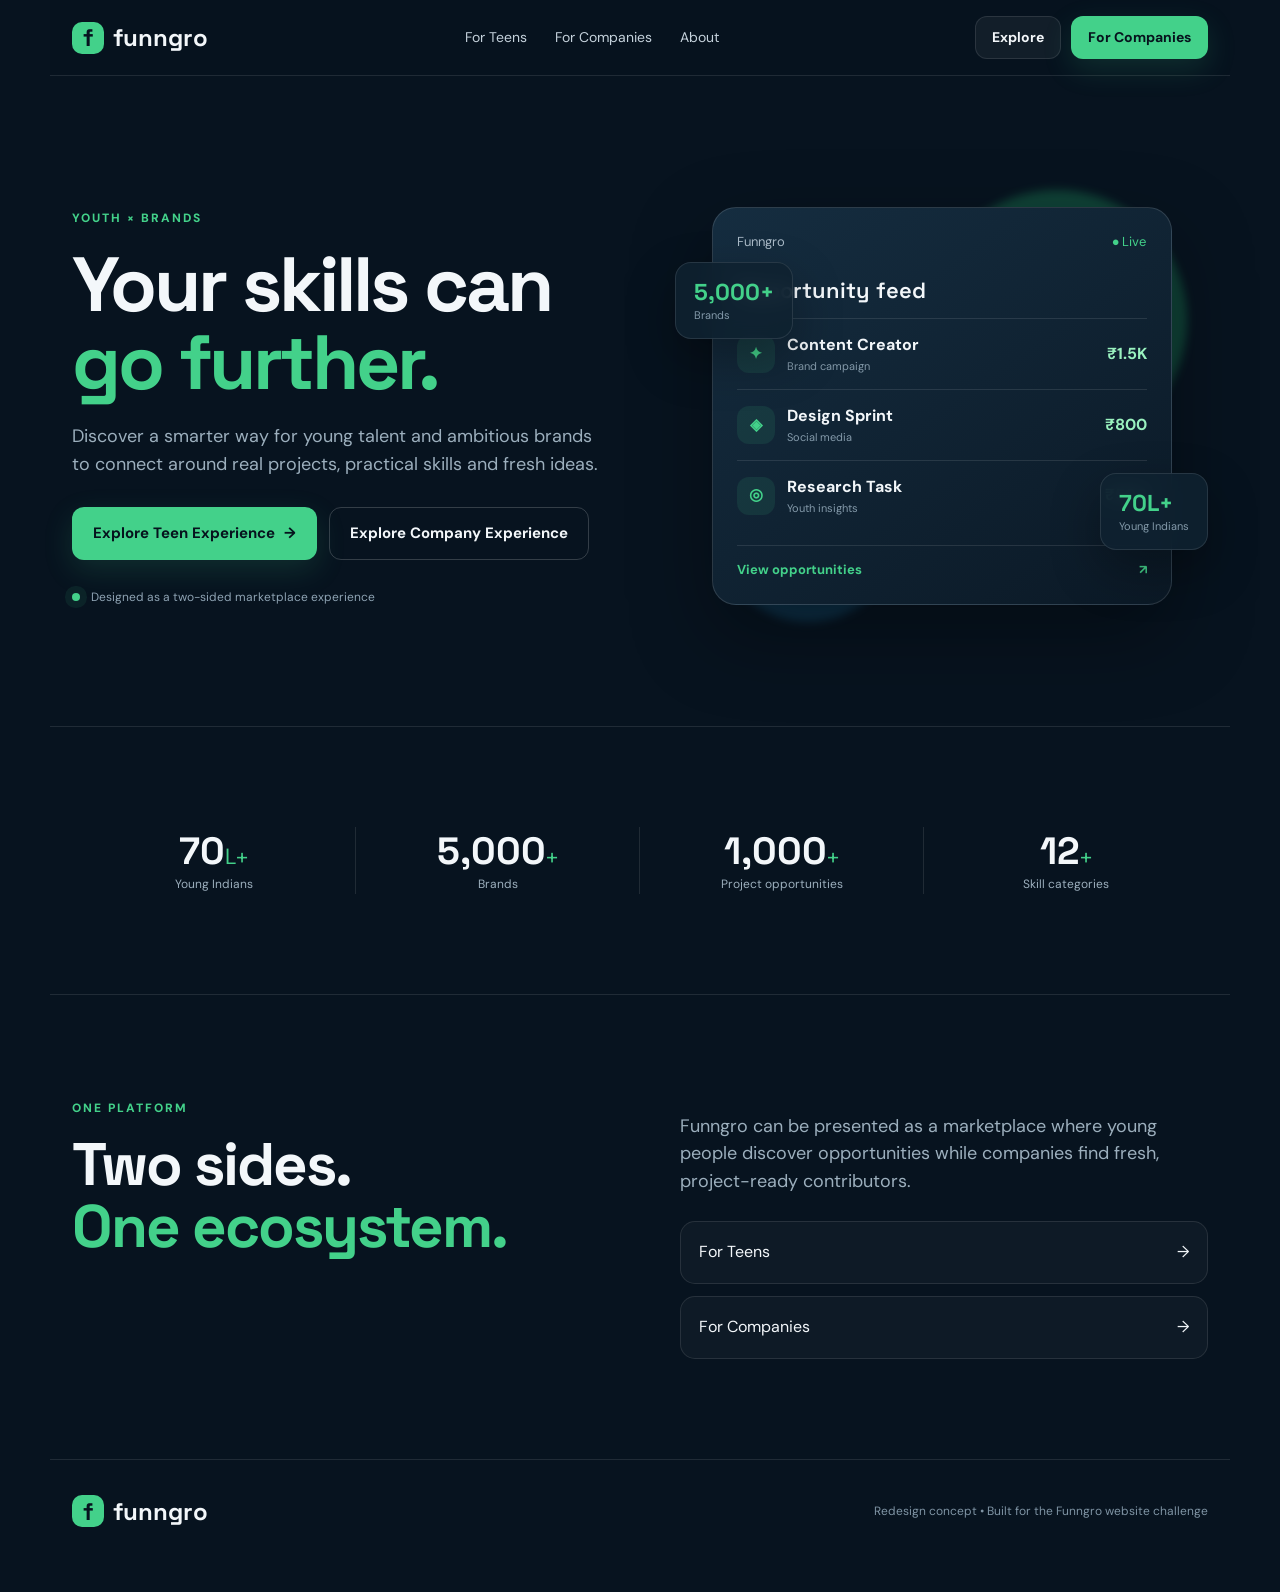
<file: index.html>
<!doctype html>
<html lang="en">
<head>
  <meta charset="utf-8">
  <meta name="viewport" content="width=device-width, initial-scale=1">
  <meta name="description" content="Funngro redesign demo — a modern youth and brand opportunity platform experience.">
  <meta name="robots" content="index,follow">
  <link rel="canonical" href="https://YOUR-DOMAIN.example/">
  <meta property="og:title" content="Funngro — Youth × Brands">
  <meta property="og:description" content="A modern Funngro redesign concept for teens and companies.">
  <meta property="og:type" content="website">
  <meta property="og:url" content="https://YOUR-DOMAIN.example/">
  <title>Funngro — Youth × Brands</title>
  <link rel="stylesheet" href="style.css">
</head>
<body>
  <header class="site-header">
    <a class="brand" href="index.html" aria-label="Funngro home"><span class="brand-mark">f</span>funngro</a>
    <nav class="nav">
      <a href="teen.html">For Teens</a>
      <a href="company.html">For Companies</a>
      <a href="#about">About</a>
    </nav>
    <div class="nav-actions">
      <a class="btn btn-ghost" href="teen.html">Explore</a>
      <a class="btn btn-primary" href="company.html">For Companies</a>
    </div>
    <button class="menu-toggle" aria-label="Open menu" aria-expanded="false">☰</button>
  </header>

  <main>
    <section class="hero home-hero">
      <div class="hero-copy reveal">
        <span class="eyebrow">YOUTH × BRANDS</span>
        <h1>Your skills can <span>go further.</span></h1>
        <p>Discover a smarter way for young talent and ambitious brands to connect around real projects, practical skills and fresh ideas.</p>
        <div class="hero-buttons">
          <a class="btn btn-primary btn-lg" href="teen.html">Explore Teen Experience <span>→</span></a>
          <a class="btn btn-outline btn-lg" href="company.html">Explore Company Experience</a>
        </div>
        <div class="mini-proof"><span class="pulse"></span> Designed as a two-sided marketplace experience</div>
      </div>
      <div class="hero-visual reveal delay-1">
        <div class="orb orb-a"></div><div class="orb orb-b"></div>
        <div class="dashboard-card">
          <div class="dash-top"><span>Funngro</span><span class="live-dot">● Live</span></div>
          <div class="dash-title">Opportunity feed</div>
          <div class="opportunity"><span class="icon-box">✦</span><div><b>Content Creator</b><small>Brand campaign</small></div><strong>₹1.5K</strong></div>
          <div class="opportunity"><span class="icon-box">◈</span><div><b>Design Sprint</b><small>Social media</small></div><strong>₹800</strong></div>
          <div class="opportunity"><span class="icon-box">◎</span><div><b>Research Task</b><small>Youth insights</small></div><strong>₹500</strong></div>
          <div class="dash-footer">View opportunities <span>↗</span></div>
        </div>
        <div class="float-card float-one"><b>5,000+</b><small>Brands</small></div>
        <div class="float-card float-two"><b>70L+</b><small>Young Indians</small></div>
      </div>
    </section>

    <section class="stats section reveal">
      <div><strong class="counter" data-target="70">0</strong><span>L+</span><small>Young Indians</small></div>
      <div><strong class="counter" data-target="5000">0</strong><span>+</span><small>Brands</small></div>
      <div><strong class="counter" data-target="1000">0</strong><span>+</span><small>Project opportunities</small></div>
      <div><strong class="counter" data-target="12">0</strong><span>+</span><small>Skill categories</small></div>
    </section>

    <section id="about" class="section split reveal">
      <div><span class="eyebrow">ONE PLATFORM</span><h2>Two sides.<br><span>One ecosystem.</span></h2></div>
      <div><p>Funngro can be presented as a marketplace where young people discover opportunities while companies find fresh, project-ready contributors.</p><div class="duo-links"><a href="teen.html">For Teens <span>→</span></a><a href="company.html">For Companies <span>→</span></a></div></div>
    </section>
  </main>

  <footer class="footer"><div class="brand"><span class="brand-mark">f</span>funngro</div><p>Redesign concept • Built for the Funngro website challenge</p></footer>
  <script src="main.js"></script>
</body>
</html>
</file>
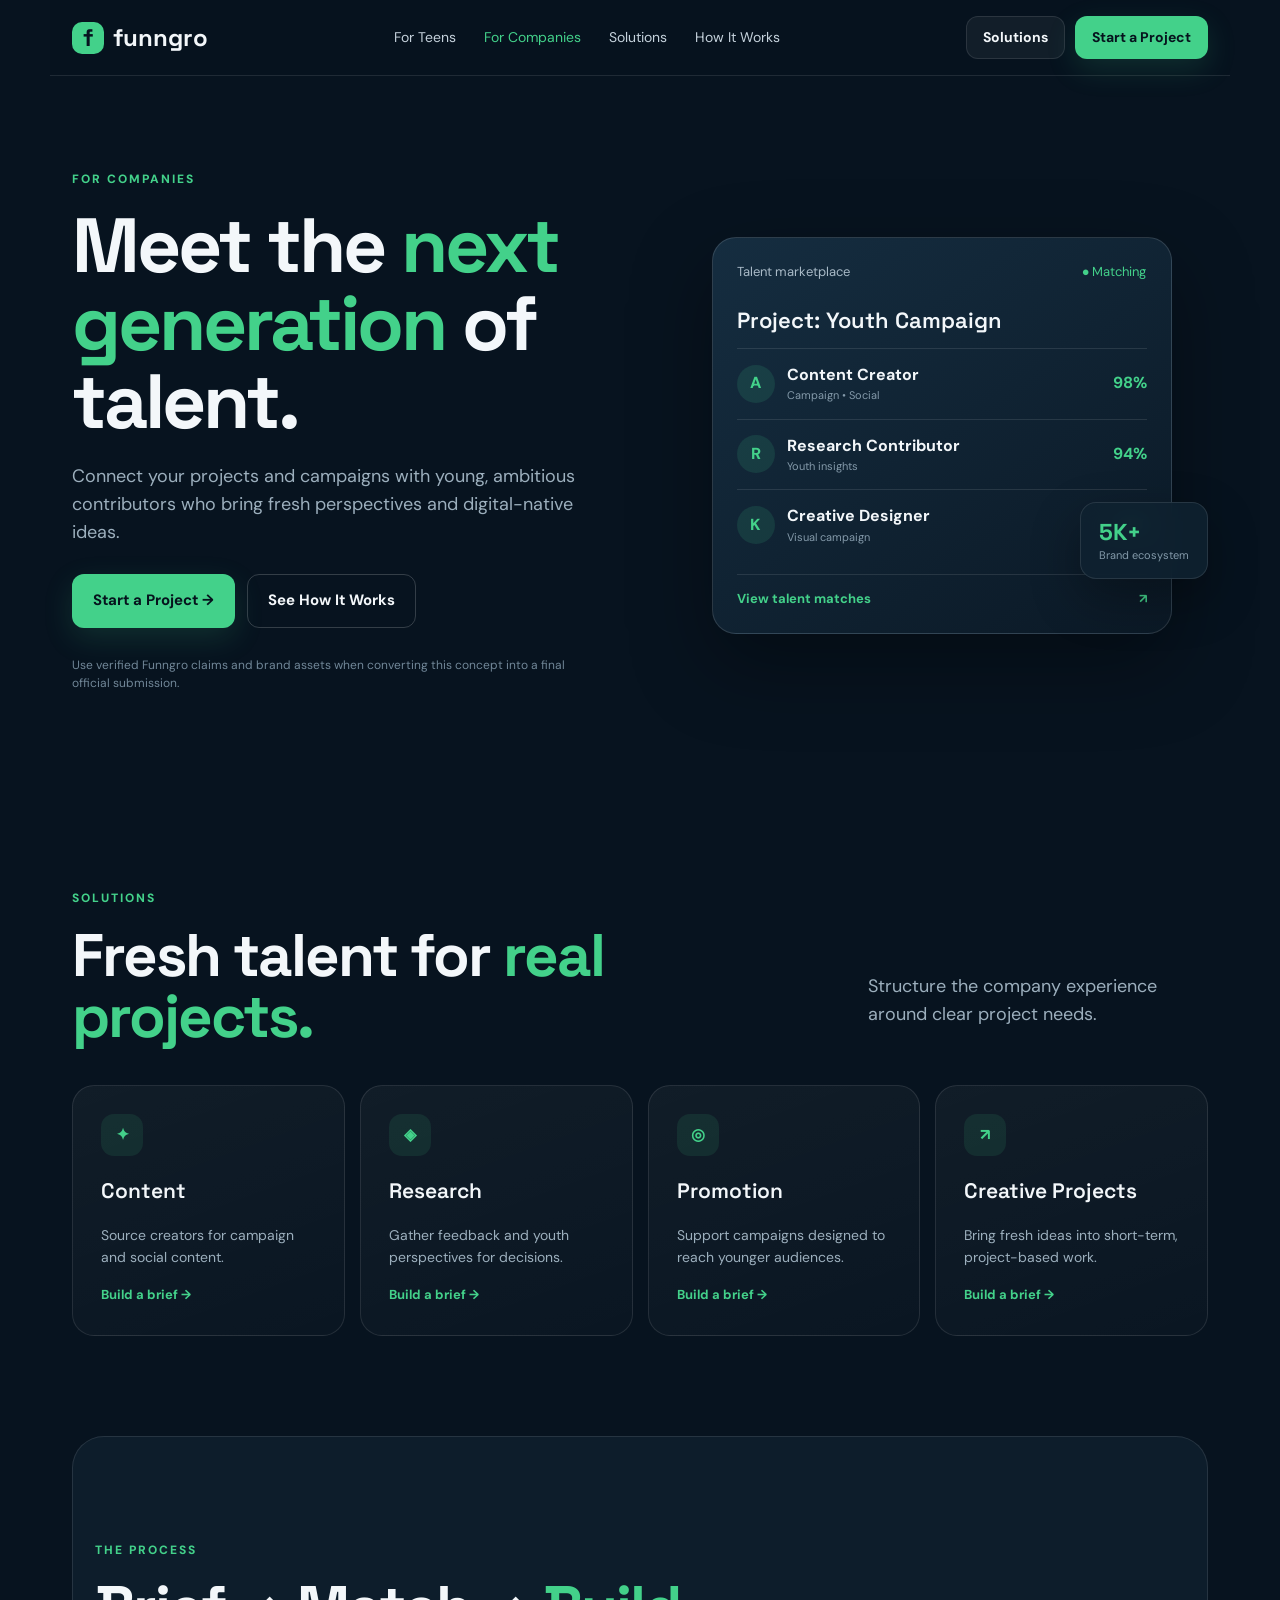
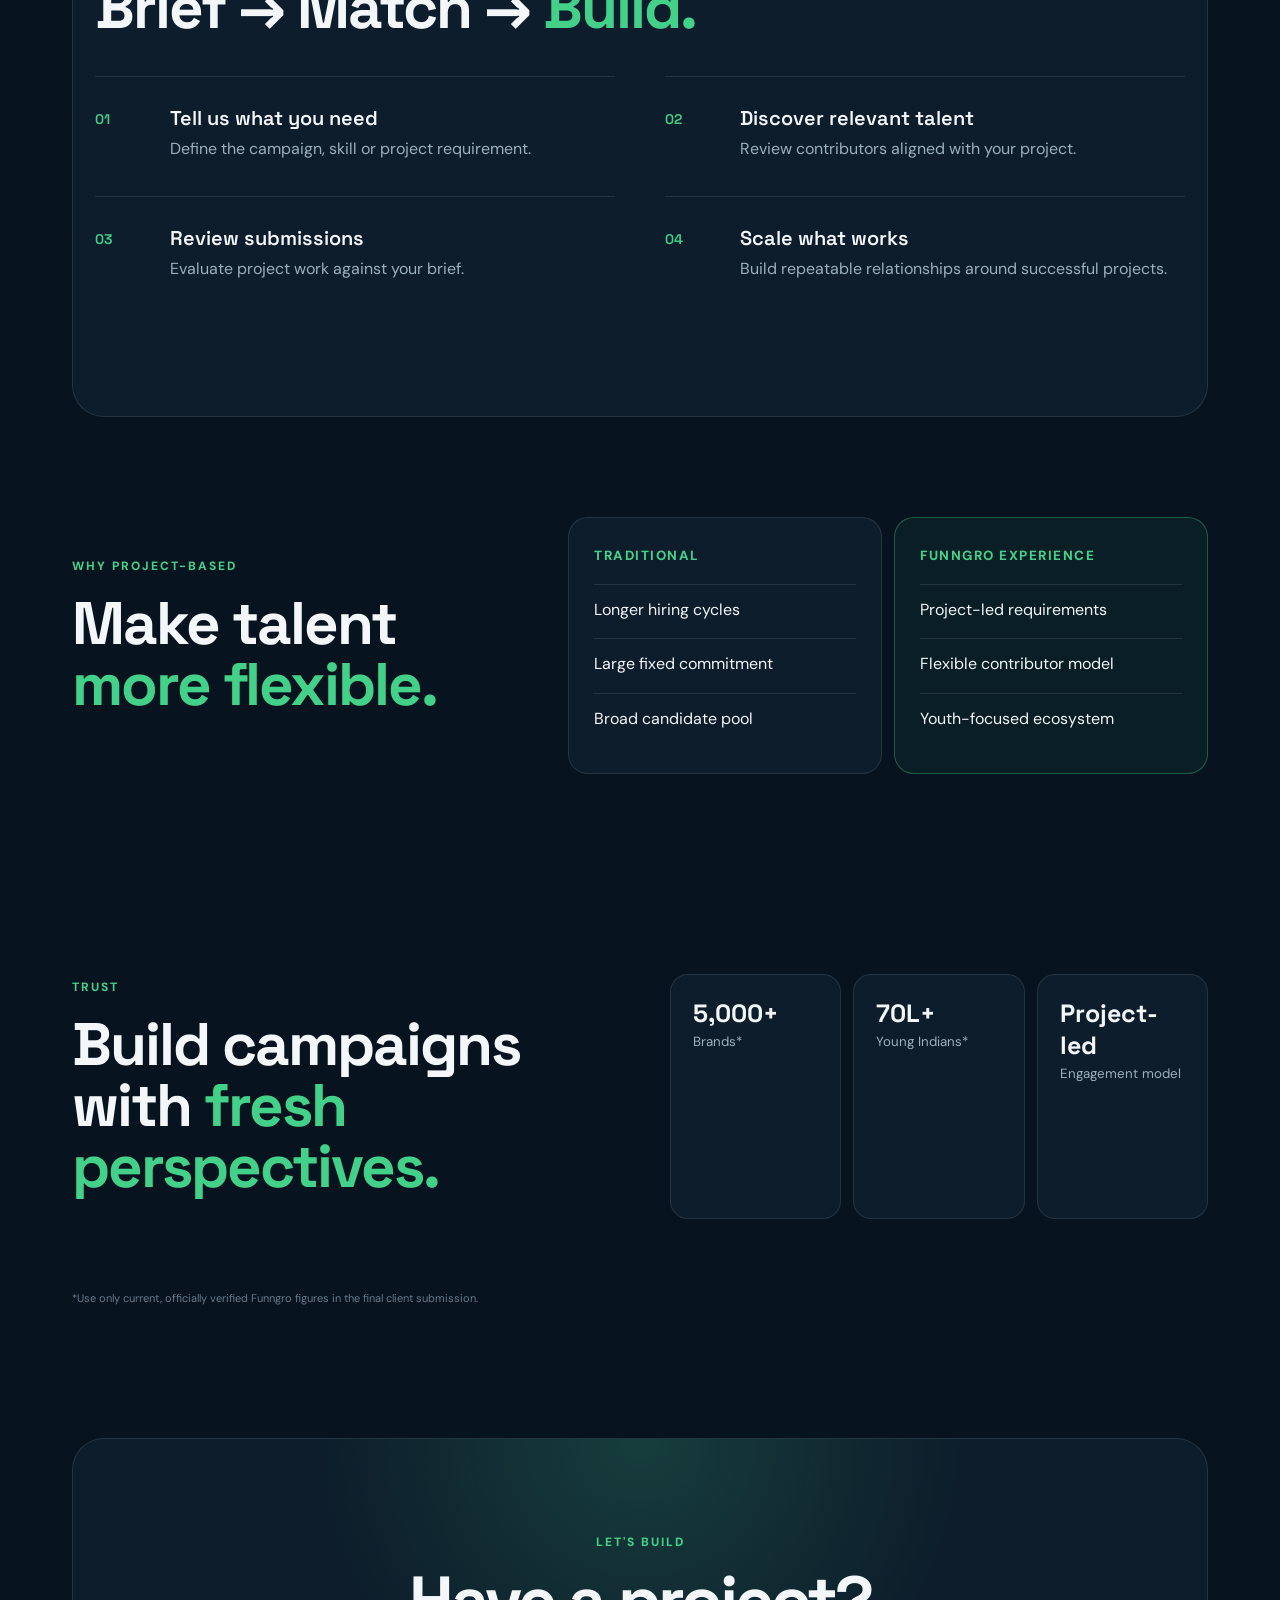
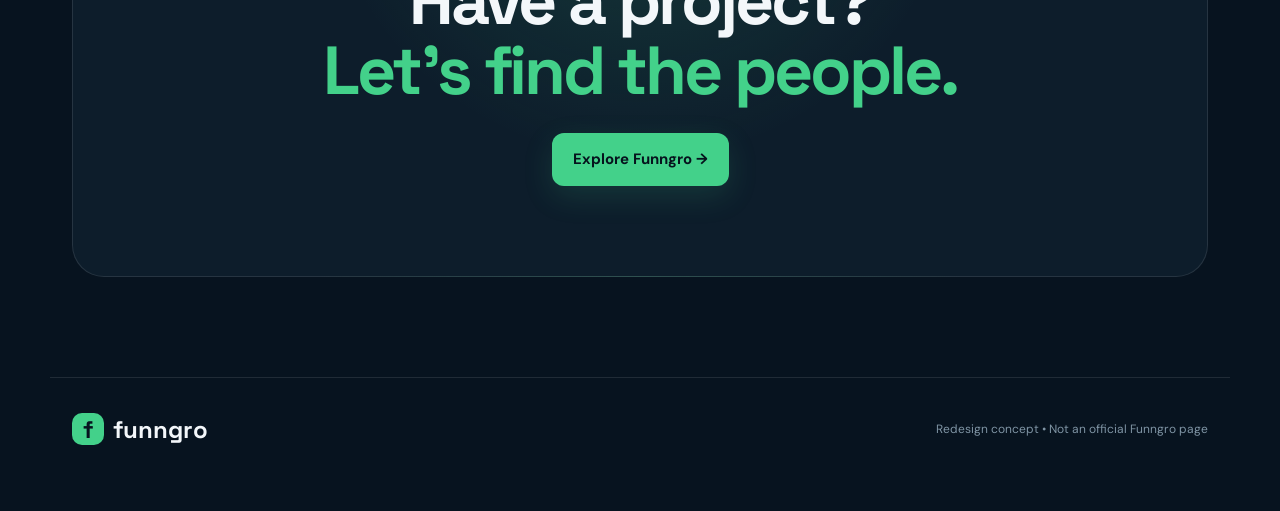
<file: company.html>
<!doctype html>
<html lang="en">
<head>
  <meta charset="utf-8">
  <meta name="viewport" content="width=device-width, initial-scale=1">
  <meta name="description" content="Funngro for companies — connect with young talent for project-based content, research, promotion and creative work.">
  <meta name="robots" content="index,follow">
  <link rel="canonical" href="https://YOUR-DOMAIN.example/company.html">
  <meta property="og:title" content="Funngro for Companies | Connect With Young Talent">
  <meta property="og:description" content="A modern company experience for finding youth talent and project contributors.">
  <meta property="og:type" content="website">
  <title>Funngro for Companies | Connect With Young Talent</title>
  <link rel="stylesheet" href="style.css">
  <script type="application/ld+json">{"@context":"https://schema.org","@type":"WebPage","name":"Funngro for Companies","description":"Connect companies with young talent for project-based opportunities."}</script>
</head>
<body>
<header class="site-header">
  <a class="brand" href="index.html"><span class="brand-mark">f</span>funngro</a>
  <nav class="nav"><a href="teen.html">For Teens</a><a class="active" href="company.html">For Companies</a><a href="#solutions">Solutions</a><a href="#process">How It Works</a></nav>
  <div class="nav-actions"><a class="btn btn-ghost" href="#solutions">Solutions</a><a class="btn btn-primary" href="#contact">Start a Project</a></div>
  <button class="menu-toggle" aria-label="Open menu" aria-expanded="false">☰</button>
</header>

<main>
<section class="hero page-hero company-hero">
  <div class="hero-copy reveal"><span class="eyebrow">FOR COMPANIES</span><h1>Meet the <span>next generation</span> of talent.</h1><p>Connect your projects and campaigns with young, ambitious contributors who bring fresh perspectives and digital-native ideas.</p><div class="hero-buttons"><a class="btn btn-primary btn-lg" href="#contact">Start a Project →</a><a class="btn btn-outline btn-lg" href="#process">See How It Works</a></div><p class="fine-print">Use verified Funngro claims and brand assets when converting this concept into a final official submission.</p></div>
  <div class="hero-visual reveal delay-1">
    <div class="dashboard-card company-dash">
      <div class="dash-top"><span>Talent marketplace</span><span class="live-dot">● Matching</span></div>
      <div class="dash-title">Project: Youth Campaign</div>
      <div class="match"><div class="avatar">A</div><div><b>Content Creator</b><small>Campaign • Social</small></div><span>98%</span></div>
      <div class="match"><div class="avatar">R</div><div><b>Research Contributor</b><small>Youth insights</small></div><span>94%</span></div>
      <div class="match"><div class="avatar">K</div><div><b>Creative Designer</b><small>Visual campaign</small></div><span>91%</span></div>
      <div class="dash-footer">View talent matches <span>↗</span></div>
    </div>
    <div class="float-card float-two"><b>5K+</b><small>Brand ecosystem</small></div>
  </div>
</section>

<section id="solutions" class="section">
  <div class="section-head reveal"><div><span class="eyebrow">SOLUTIONS</span><h2>Fresh talent for <span>real projects.</span></h2></div><p>Structure the company experience around clear project needs.</p></div>
  <div class="card-grid four">
    <article class="feature-card reveal"><span class="card-icon">✦</span><h3>Content</h3><p>Source creators for campaign and social content.</p><a href="#contact">Build a brief →</a></article>
    <article class="feature-card reveal delay-1"><span class="card-icon">◈</span><h3>Research</h3><p>Gather feedback and youth perspectives for decisions.</p><a href="#contact">Build a brief →</a></article>
    <article class="feature-card reveal delay-2"><span class="card-icon">◎</span><h3>Promotion</h3><p>Support campaigns designed to reach younger audiences.</p><a href="#contact">Build a brief →</a></article>
    <article class="feature-card reveal delay-3"><span class="card-icon">↗</span><h3>Creative Projects</h3><p>Bring fresh ideas into short-term, project-based work.</p><a href="#contact">Build a brief →</a></article>
  </div>
</section>

<section id="process" class="section dark-panel reveal">
  <div class="section-head"><div><span class="eyebrow">THE PROCESS</span><h2>Brief → Match → <span>Build.</span></h2></div></div>
  <div class="steps">
    <div class="step"><b>01</b><div><h3>Tell us what you need</h3><p>Define the campaign, skill or project requirement.</p></div></div>
    <div class="step"><b>02</b><div><h3>Discover relevant talent</h3><p>Review contributors aligned with your project.</p></div></div>
    <div class="step"><b>03</b><div><h3>Review submissions</h3><p>Evaluate project work against your brief.</p></div></div>
    <div class="step"><b>04</b><div><h3>Scale what works</h3><p>Build repeatable relationships around successful projects.</p></div></div>
  </div>
</section>

<section class="section comparison reveal">
  <div><span class="eyebrow">WHY PROJECT-BASED</span><h2>Make talent <span>more flexible.</span></h2></div>
  <div class="compare-grid"><div><small>TRADITIONAL</small><p>Longer hiring cycles</p><p>Large fixed commitment</p><p>Broad candidate pool</p></div><div class="compare-highlight"><small>FUNNGRO EXPERIENCE</small><p>Project-led requirements</p><p>Flexible contributor model</p><p>Youth-focused ecosystem</p></div></div>
</section>

<section class="section trust reveal"><div><span class="eyebrow">TRUST</span><h2>Build campaigns with <span>fresh perspectives.</span></h2></div><div class="trust-stats"><div><b>5,000+</b><small>Brands*</small></div><div><b>70L+</b><small>Young Indians*</small></div><div><b>Project-led</b><small>Engagement model</small></div></div><p class="source-note">*Use only current, officially verified Funngro figures in the final client submission.</p></section>

<section id="contact" class="cta-section reveal"><span class="eyebrow">LET'S BUILD</span><h2>Have a project?<br><span>Let's find the people.</span></h2><a class="btn btn-primary btn-lg" href="https://www.funngro.com/" target="_blank" rel="noopener">Explore Funngro →</a></section>
</main>
<footer class="footer"><div class="brand"><span class="brand-mark">f</span>funngro</div><p>Redesign concept • Not an official Funngro page</p></footer>
<script src="main.js"></script>
</body>
</html>
</file>
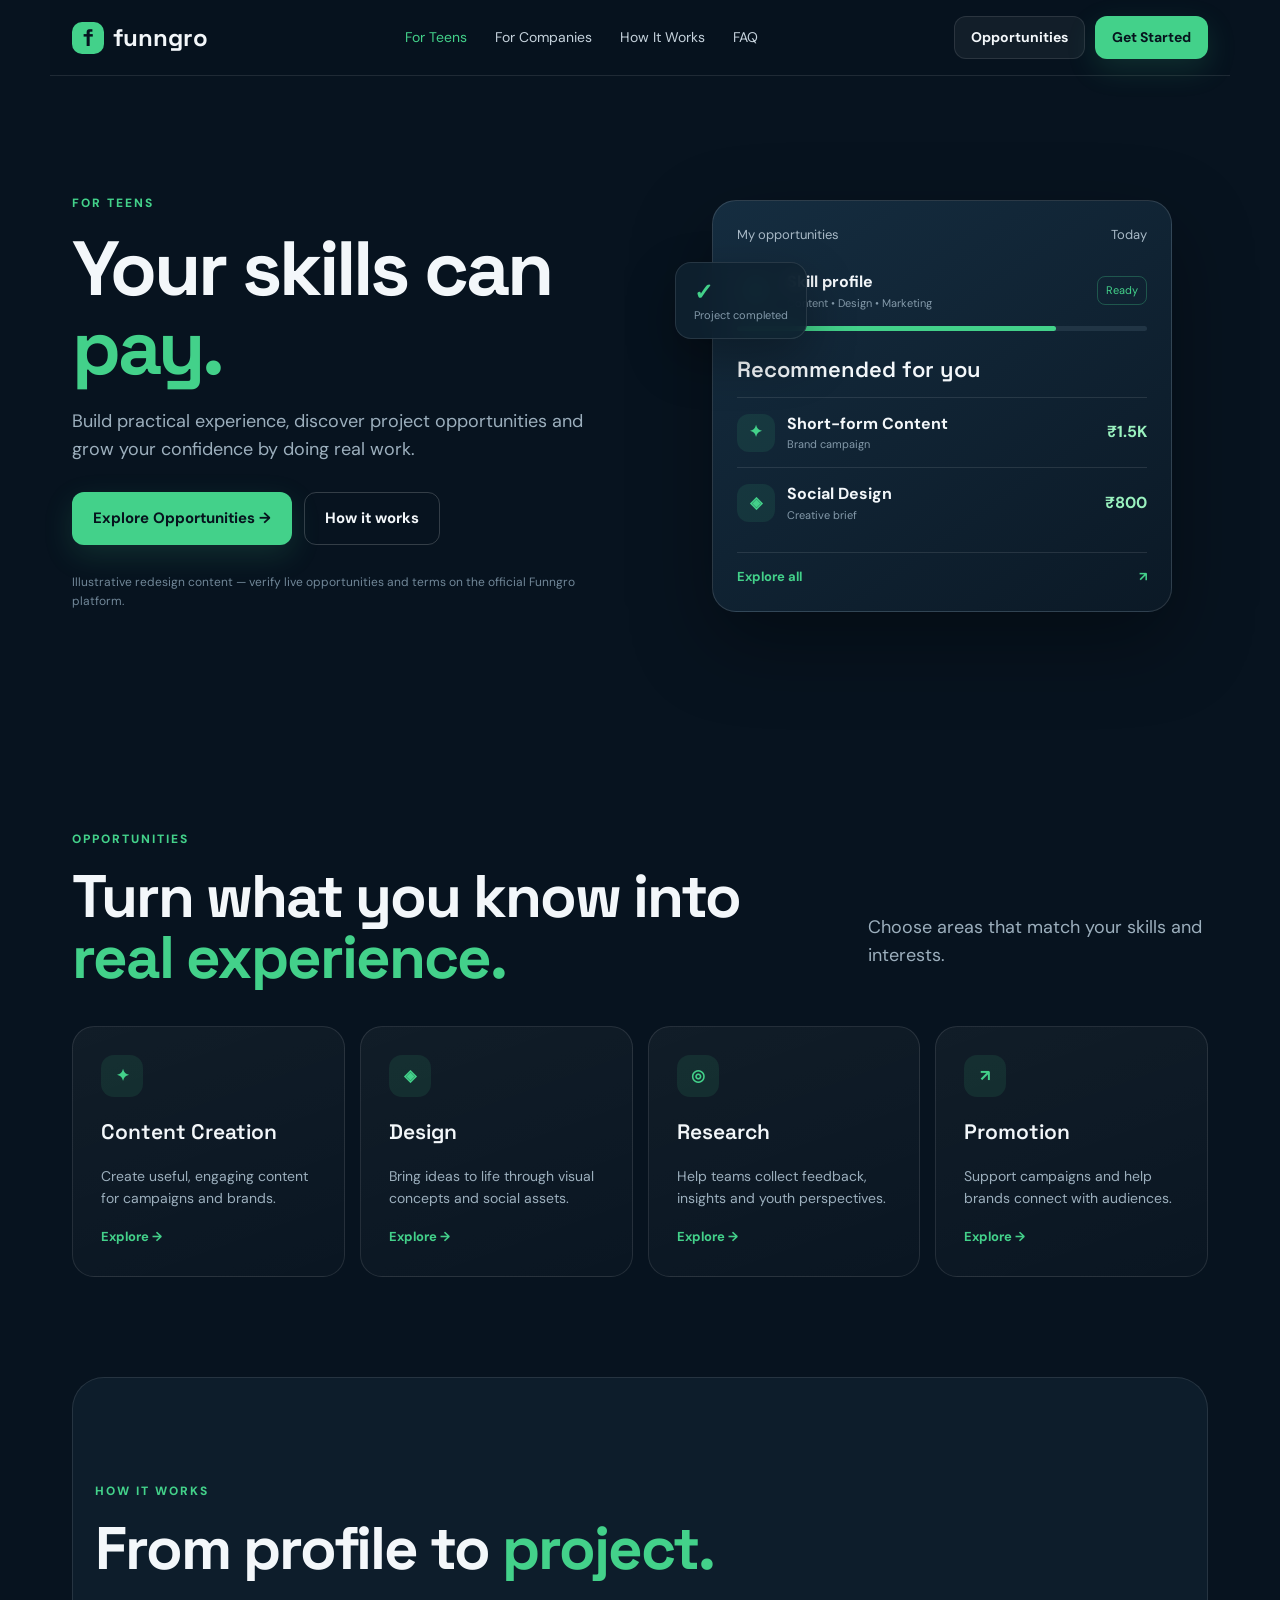
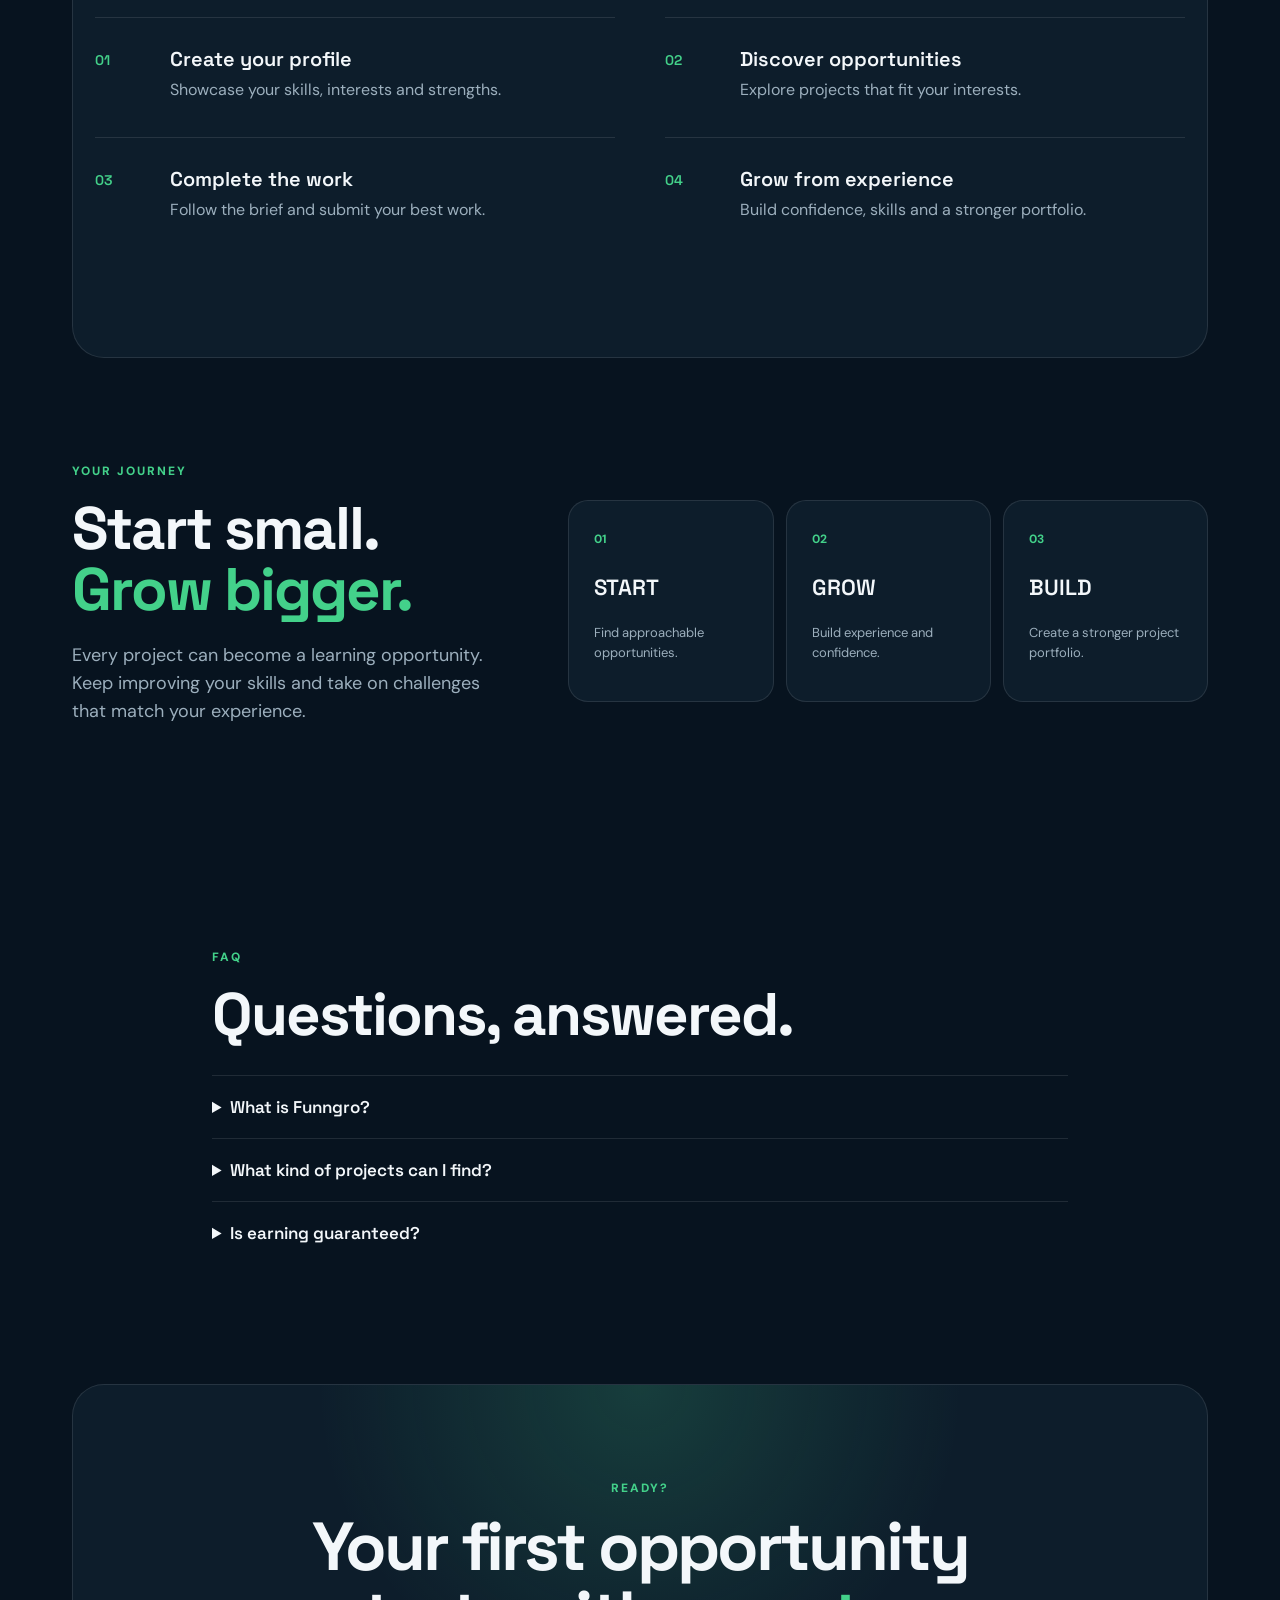
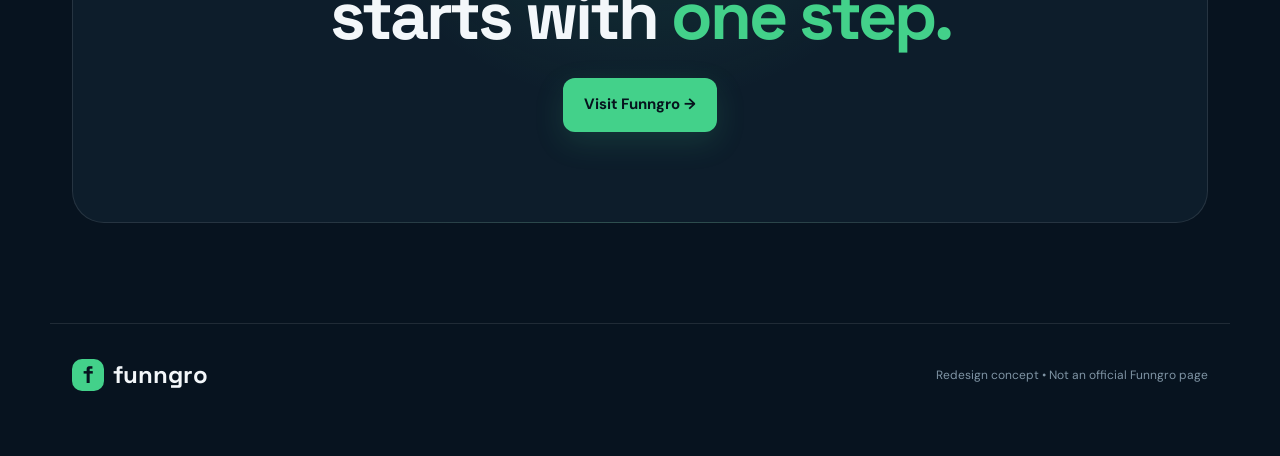
<file: teen.html>
<!doctype html>
<html lang="en">
<head>
  <meta charset="utf-8">
  <meta name="viewport" content="width=device-width, initial-scale=1">
  <meta name="description" content="Funngro for teens — discover project opportunities, build practical skills and grow through real-world experience.">
  <meta name="robots" content="index,follow">
  <link rel="canonical" href="https://cybervortex284.github.io/funngro-website-redesign/teen.html">
  <meta property="og:title" content="Funngro for Teens | Projects, Skills & Experience">
  <meta property="og:description" content="Explore a modern Funngro teen experience designed around skills, projects and growth.">
  <meta property="og:type" content="website">
  <title>Funngro for Teens | Projects, Skills & Experience</title>
  <link rel="stylesheet" href="style.css">
  <script type="application/ld+json">{"@context":"https://schema.org","@type":"WebPage","name":"Funngro for Teens","description":"Explore project opportunities and practical skills with Funngro."}</script>
</head>
<body>
<header class="site-header">
  <a class="brand" href="index.html"><span class="brand-mark">f</span>funngro</a>
  <nav class="nav"><a class="active" href="teen.html">For Teens</a><a href="company.html">For Companies</a><a href="#how">How It Works</a><a href="#faq">FAQ</a></nav>
  <div class="nav-actions"><a class="btn btn-ghost" href="#opportunities">Opportunities</a><a class="btn btn-primary" href="#start">Get Started</a></div>
  <button class="menu-toggle" aria-label="Open menu" aria-expanded="false">☰</button>
</header>

<main>
<section class="hero page-hero">
  <div class="hero-copy reveal"><span class="eyebrow">FOR TEENS</span><h1>Your skills can <span>pay.</span></h1><p>Build practical experience, discover project opportunities and grow your confidence by doing real work.</p><div class="hero-buttons"><a class="btn btn-primary btn-lg" href="#opportunities">Explore Opportunities →</a><a class="btn btn-outline btn-lg" href="#how">How it works</a></div><p class="fine-print">Illustrative redesign content — verify live opportunities and terms on the official Funngro platform.</p></div>
  <div class="hero-visual reveal delay-1">
    <div class="dashboard-card teen-dash">
      <div class="dash-top"><span>My opportunities</span><span>Today</span></div>
      <div class="profile-line"><div class="avatar">S</div><div><b>Skill profile</b><small>Content • Design • Marketing</small></div><span class="badge">Ready</span></div>
      <div class="progress"><span style="width:78%"></span></div>
      <div class="dash-title">Recommended for you</div>
      <div class="opportunity"><span class="icon-box">✦</span><div><b>Short-form Content</b><small>Brand campaign</small></div><strong>₹1.5K</strong></div>
      <div class="opportunity"><span class="icon-box">◈</span><div><b>Social Design</b><small>Creative brief</small></div><strong>₹800</strong></div>
      <div class="dash-footer">Explore all <span>↗</span></div>
    </div>
    <div class="float-card float-one"><b>✓</b><small>Project completed</small></div>
  </div>
</section>

<section id="opportunities" class="section">
  <div class="section-head reveal"><div><span class="eyebrow">OPPORTUNITIES</span><h2>Turn what you know into <span>real experience.</span></h2></div><p>Choose areas that match your skills and interests.</p></div>
  <div class="card-grid four">
    <article class="feature-card reveal"><span class="card-icon">✦</span><h3>Content Creation</h3><p>Create useful, engaging content for campaigns and brands.</p><a href="#start">Explore →</a></article>
    <article class="feature-card reveal delay-1"><span class="card-icon">◈</span><h3>Design</h3><p>Bring ideas to life through visual concepts and social assets.</p><a href="#start">Explore →</a></article>
    <article class="feature-card reveal delay-2"><span class="card-icon">◎</span><h3>Research</h3><p>Help teams collect feedback, insights and youth perspectives.</p><a href="#start">Explore →</a></article>
    <article class="feature-card reveal delay-3"><span class="card-icon">↗</span><h3>Promotion</h3><p>Support campaigns and help brands connect with audiences.</p><a href="#start">Explore →</a></article>
  </div>
</section>

<section id="how" class="section dark-panel reveal">
  <div class="section-head"><div><span class="eyebrow">HOW IT WORKS</span><h2>From profile to <span>project.</span></h2></div></div>
  <div class="steps">
    <div class="step"><b>01</b><div><h3>Create your profile</h3><p>Showcase your skills, interests and strengths.</p></div></div>
    <div class="step"><b>02</b><div><h3>Discover opportunities</h3><p>Explore projects that fit your interests.</p></div></div>
    <div class="step"><b>03</b><div><h3>Complete the work</h3><p>Follow the brief and submit your best work.</p></div></div>
    <div class="step"><b>04</b><div><h3>Grow from experience</h3><p>Build confidence, skills and a stronger portfolio.</p></div></div>
  </div>
</section>

<section class="section journey reveal">
  <div class="journey-copy"><span class="eyebrow">YOUR JOURNEY</span><h2>Start small.<br><span>Grow bigger.</span></h2><p>Every project can become a learning opportunity. Keep improving your skills and take on challenges that match your experience.</p></div>
  <div class="journey-cards"><div><b>01</b><h3>START</h3><p>Find approachable opportunities.</p></div><div><b>02</b><h3>GROW</h3><p>Build experience and confidence.</p></div><div><b>03</b><h3>BUILD</h3><p>Create a stronger project portfolio.</p></div></div>
</section>

<section id="faq" class="section faq reveal"><span class="eyebrow">FAQ</span><h2>Questions, answered.</h2>
  <details><summary>What is Funngro?</summary><p>Funngro is positioned as a platform connecting young people with companies and project opportunities. Check the live platform for current eligibility, projects and terms.</p></details>
  <details><summary>What kind of projects can I find?</summary><p>Examples can include content, promotion, research and other project-based work. Availability changes over time.</p></details>
  <details><summary>Is earning guaranteed?</summary><p>No. Project availability, selection, completion requirements and payments depend on the specific opportunity and its terms.</p></details>
</section>

<section id="start" class="cta-section reveal"><span class="eyebrow">READY?</span><h2>Your first opportunity<br>starts with <span>one step.</span></h2><a class="btn btn-primary btn-lg" href="https://www.funngro.com/" target="_blank" rel="noopener">Visit Funngro →</a></section>
</main>
<footer class="footer"><div class="brand"><span class="brand-mark">f</span>funngro</div><p>Redesign concept • Not an official Funngro page</p></footer>
<script src="main.js"></script>
</body>
</html>
</file>
<file: style.css>
@import url('https://fonts.googleapis.com/css2?family=DM+Sans:wght@400;500;600;700&family=Space+Grotesk:wght@500;600;700&display=swap');
:root{--bg:#07131f;--panel:#0d1d2b;--panel2:#122638;--text:#f3f7fa;--muted:#9cafbd;--green:#43d18a;--green2:#9af2bf;--line:rgba(255,255,255,.10);--radius:28px;--max:1180px}
*{box-sizing:border-box}html{scroll-behavior:smooth}body{margin:0;background:var(--bg);color:var(--text);font-family:"DM Sans",sans-serif;line-height:1.55}a{color:inherit;text-decoration:none}button{font:inherit}.site-header{height:76px;max-width:var(--max);margin:auto;padding:0 22px;display:flex;align-items:center;justify-content:space-between;position:sticky;top:0;z-index:20;background:rgba(7,19,31,.82);backdrop-filter:blur(18px);border-bottom:1px solid var(--line)}.brand{font:700 24px "Space Grotesk";display:flex;align-items:center;gap:9px}.brand-mark{display:grid;place-items:center;width:32px;height:32px;border-radius:10px;background:var(--green);color:#07131f;font-weight:800}.nav{display:flex;gap:28px;color:#c5d2dc;font-size:14px}.nav a:hover,.nav a.active{color:var(--green)}.nav-actions{display:flex;gap:10px}.btn{display:inline-flex;align-items:center;justify-content:center;gap:9px;border-radius:12px;padding:10px 16px;font-weight:700;font-size:14px;transition:.25s ease;border:1px solid transparent}.btn:hover{transform:translateY(-2px)}.btn-primary{background:var(--green);color:#06131d;box-shadow:0 10px 30px rgba(67,209,138,.15)}.btn-ghost{background:rgba(255,255,255,.05);border-color:var(--line)}.btn-outline{border-color:rgba(255,255,255,.18);background:transparent}.btn-lg{padding:14px 20px;font-size:15px}.menu-toggle{display:none;background:none;color:white;border:0;font-size:26px}.hero{max-width:var(--max);margin:auto;padding:90px 22px 80px;display:grid;grid-template-columns:1fr 1fr;gap:70px;align-items:center;min-height:650px}.hero-copy h1,.section h2{font:700 clamp(46px,6vw,78px)/1.02 "Space Grotesk";letter-spacing:-3px;margin:15px 0 22px}.hero-copy h1 span,.section h2 span,.cta-section h2 span{color:var(--green)}.hero-copy>p{max-width:600px;color:var(--muted);font-size:18px}.eyebrow{color:var(--green);font-size:12px;font-weight:800;letter-spacing:2px}.hero-buttons{display:flex;gap:12px;flex-wrap:wrap;margin:28px 0}.fine-print{font-size:12px!important;color:#718798!important;max-width:520px}.mini-proof{color:#8ea3b3;font-size:12px}.pulse{display:inline-block;width:8px;height:8px;background:var(--green);border-radius:50%;margin-right:8px;box-shadow:0 0 0 7px rgba(67,209,138,.08)}.hero-visual{min-height:480px;display:grid;place-items:center;position:relative}.dashboard-card{width:min(460px,100%);padding:24px;background:linear-gradient(145deg,#152d40,#0b1926);border:1px solid rgba(255,255,255,.13);border-radius:24px;box-shadow:0 30px 80px rgba(0,0,0,.35);position:relative;z-index:2}.dash-top,.profile-line,.opportunity,.match{display:flex;align-items:center;gap:12px}.dash-top{justify-content:space-between;color:#a9bac7;font-size:13px}.live-dot{color:var(--green)}.dash-title{font:600 22px "Space Grotesk";margin:24px 0 14px}.opportunity,.match{padding:14px 0;border-top:1px solid var(--line)}.opportunity>div,.match>div:nth-child(2){flex:1}.opportunity small,.match small,.float-card small,.profile-line small{display:block;color:#849aaa;font-size:11px}.opportunity strong{color:var(--green2)}.icon-box{width:38px;height:38px;display:grid;place-items:center;border-radius:12px;background:rgba(67,209,138,.10);color:var(--green);font-weight:800}.dash-footer{margin-top:14px;padding-top:14px;border-top:1px solid var(--line);display:flex;justify-content:space-between;color:var(--green);font-weight:700;font-size:13px}.float-card{position:absolute;padding:14px 18px;border:1px solid var(--line);background:rgba(15,34,48,.9);backdrop-filter:blur(10px);border-radius:16px;box-shadow:0 20px 50px rgba(0,0,0,.3);z-index:3}.float-card b{font:700 23px "Space Grotesk";display:block;color:var(--green)}.float-one{top:20%;left:0}.float-two{right:0;bottom:20%}.orb{position:absolute;border-radius:50%;filter:blur(5px);opacity:.35}.orb-a{width:260px;height:260px;background:#1f9861;top:5%;right:4%}.orb-b{width:180px;height:180px;background:#17618b;bottom:5%;left:8%}.stats{display:grid;grid-template-columns:repeat(4,1fr);border-top:1px solid var(--line);border-bottom:1px solid var(--line);padding-top:38px;padding-bottom:38px}.stats div{text-align:center;border-right:1px solid var(--line)}.stats div:last-child{border:0}.stats strong{font:700 38px "Space Grotesk"}.stats span{color:var(--green);font-size:22px}.stats small{display:block;color:var(--muted);font-size:12px}.section{max-width:var(--max);margin:auto;padding:100px 22px}.section h2{font-size:clamp(38px,5vw,60px);letter-spacing:-2px}.split{display:grid;grid-template-columns:1fr 1fr;gap:80px}.split p,.section-head>p,.journey-copy p{color:var(--muted);font-size:18px}.duo-links{display:grid;gap:12px;margin-top:25px}.duo-links a{padding:18px;border:1px solid var(--line);border-radius:15px;background:rgba(255,255,255,.03);display:flex;justify-content:space-between}.page-hero{min-height:620px}.card-grid{display:grid;gap:15px}.card-grid.four{grid-template-columns:repeat(4,1fr)}.section-head{display:flex;justify-content:space-between;align-items:end;gap:40px;margin-bottom:38px}.section-head h2{max-width:700px;margin-bottom:0}.section-head p{max-width:340px}.feature-card{padding:28px;border:1px solid var(--line);background:linear-gradient(160deg,rgba(255,255,255,.045),rgba(255,255,255,.015));border-radius:22px;min-height:250px;transition:.3s}.feature-card:hover{transform:translateY(-7px);border-color:rgba(67,209,138,.35);background:rgba(67,209,138,.05)}.card-icon{width:42px;height:42px;border-radius:13px;display:grid;place-items:center;background:rgba(67,209,138,.10);color:var(--green);font-weight:800}.feature-card h3{font:600 21px "Space Grotesk"}.feature-card p{color:var(--muted);font-size:14px}.feature-card a{color:var(--green);font-weight:700;font-size:13px}.dark-panel{max-width:calc(var(--max) - 44px);background:var(--panel);border:1px solid var(--line);border-radius:32px}.steps{display:grid;grid-template-columns:repeat(2,1fr);gap:0 50px}.step{display:grid;grid-template-columns:55px 1fr;gap:20px;padding:28px 0;border-top:1px solid var(--line)}.step>b{font:600 14px "Space Grotesk";color:var(--green);padding-top:5px}.step h3{margin:0;font:600 20px "Space Grotesk"}.step p{color:var(--muted);margin:6px 0}.journey{display:grid;grid-template-columns:.8fr 1.2fr;gap:70px;align-items:center}.journey-cards{display:grid;grid-template-columns:repeat(3,1fr);gap:12px}.journey-cards>div{padding:25px;border:1px solid var(--line);border-radius:20px;background:var(--panel)}.journey-cards b{color:var(--green);font-size:12px}.journey-cards h3{font:600 22px "Space Grotesk"}.journey-cards p{color:var(--muted);font-size:13px}.faq{max-width:900px}.faq h2{margin-bottom:30px}.faq details{border-top:1px solid var(--line);padding:20px 0}.faq summary{cursor:pointer;font:600 17px "Space Grotesk"}.faq p{color:var(--muted);max-width:700px}.cta-section{margin:20px auto 100px;max-width:1136px;padding:90px 30px;text-align:center;background:radial-gradient(circle at 50% 0%,rgba(67,209,138,.18),transparent 45%),var(--panel);border:1px solid var(--line);border-radius:32px}.cta-section h2{font:700 clamp(40px,6vw,68px)/1.02 "Space Grotesk";letter-spacing:-3px;margin:12px 0 28px}.comparison{display:grid;grid-template-columns:.8fr 1.2fr;gap:70px;align-items:center}.compare-grid{display:grid;grid-template-columns:1fr 1fr;gap:12px}.compare-grid>div{padding:25px;border:1px solid var(--line);border-radius:20px;background:var(--panel)}.compare-grid .compare-highlight{border-color:rgba(67,209,138,.35);background:rgba(67,209,138,.06)}.compare-grid small{color:var(--green);font-weight:800;letter-spacing:1.5px}.compare-grid p{border-top:1px solid var(--line);padding-top:13px}.trust{display:grid;grid-template-columns:1fr 1fr;gap:60px}.trust-stats{display:grid;grid-template-columns:repeat(3,1fr);gap:12px}.trust-stats div{padding:22px;border:1px solid var(--line);border-radius:18px;background:var(--panel)}.trust-stats b{font:700 25px "Space Grotesk";display:block}.trust-stats small{color:var(--muted)}.source-note{grid-column:1/-1;color:#657b8c;font-size:11px}.avatar{width:38px;height:38px;border-radius:50%;display:grid;place-items:center;background:rgba(67,209,138,.13);color:var(--green);font-weight:800}.profile-line{margin-top:25px}.profile-line>div:nth-child(2){flex:1}.badge{color:var(--green);font-size:11px;border:1px solid rgba(67,209,138,.3);padding:5px 8px;border-radius:8px}.progress{height:5px;background:#213545;border-radius:99px;margin:14px 0 24px}.progress span{display:block;height:100%;background:var(--green);border-radius:inherit}.match>span:last-child{color:var(--green);font-weight:700}.footer{max-width:var(--max);margin:auto;padding:30px 22px 60px;border-top:1px solid var(--line);display:flex;justify-content:space-between;align-items:center;color:#7f94a4;font-size:12px}.footer .brand{color:var(--text)}.reveal{opacity:0;transform:translateY(25px);transition:opacity .7s ease,transform .7s ease}.reveal.visible{opacity:1;transform:none}.delay-1{transition-delay:.08s}.delay-2{transition-delay:.16s}.delay-3{transition-delay:.24s}@media(max-width:900px){.nav,.nav-actions{display:none}.menu-toggle{display:block}.hero{grid-template-columns:1fr;gap:20px;padding-top:65px}.hero-visual{min-height:420px}.stats{grid-template-columns:repeat(2,1fr);gap:25px}.stats div:nth-child(2){border:0}.card-grid.four{grid-template-columns:repeat(2,1fr)}.section-head,.split,.journey,.comparison,.trust{grid-template-columns:1fr;display:grid;gap:25px}.steps{grid-template-columns:1fr}.journey-cards{grid-template-columns:1fr 1fr 1fr}.dark-panel{margin:0 22px}.trust-stats{grid-template-columns:1fr 1fr}}@media(max-width:600px){.site-header{height:68px}.hero{padding:55px 18px 55px}.hero-copy h1{font-size:48px;letter-spacing:-2px}.hero-copy>p{font-size:16px}.hero-buttons{display:grid}.hero-buttons .btn{width:100%}.hero-visual{min-height:380px}.dashboard-card{padding:18px}.float-card{padding:10px 12px}.float-card b{font-size:18px}.float-one{left:-5px}.float-two{right:-5px}.section{padding:72px 18px}.stats{margin:0 18px;padding:28px 0}.stats strong{font-size:28px}.card-grid.four{grid-template-columns:1fr}.dark-panel{margin:0 18px;border-radius:24px}.journey-cards{grid-template-columns:1fr}.compare-grid,.trust-stats{grid-template-columns:1fr}.cta-section{margin:10px 18px 70px;padding:65px 18px;border-radius:25px}.footer{margin:0 18px;display:block}.footer p{margin-top:15px}.orb-a{width:180px;height:180px}.orb-b{width:120px;height:120px}}
</file>
